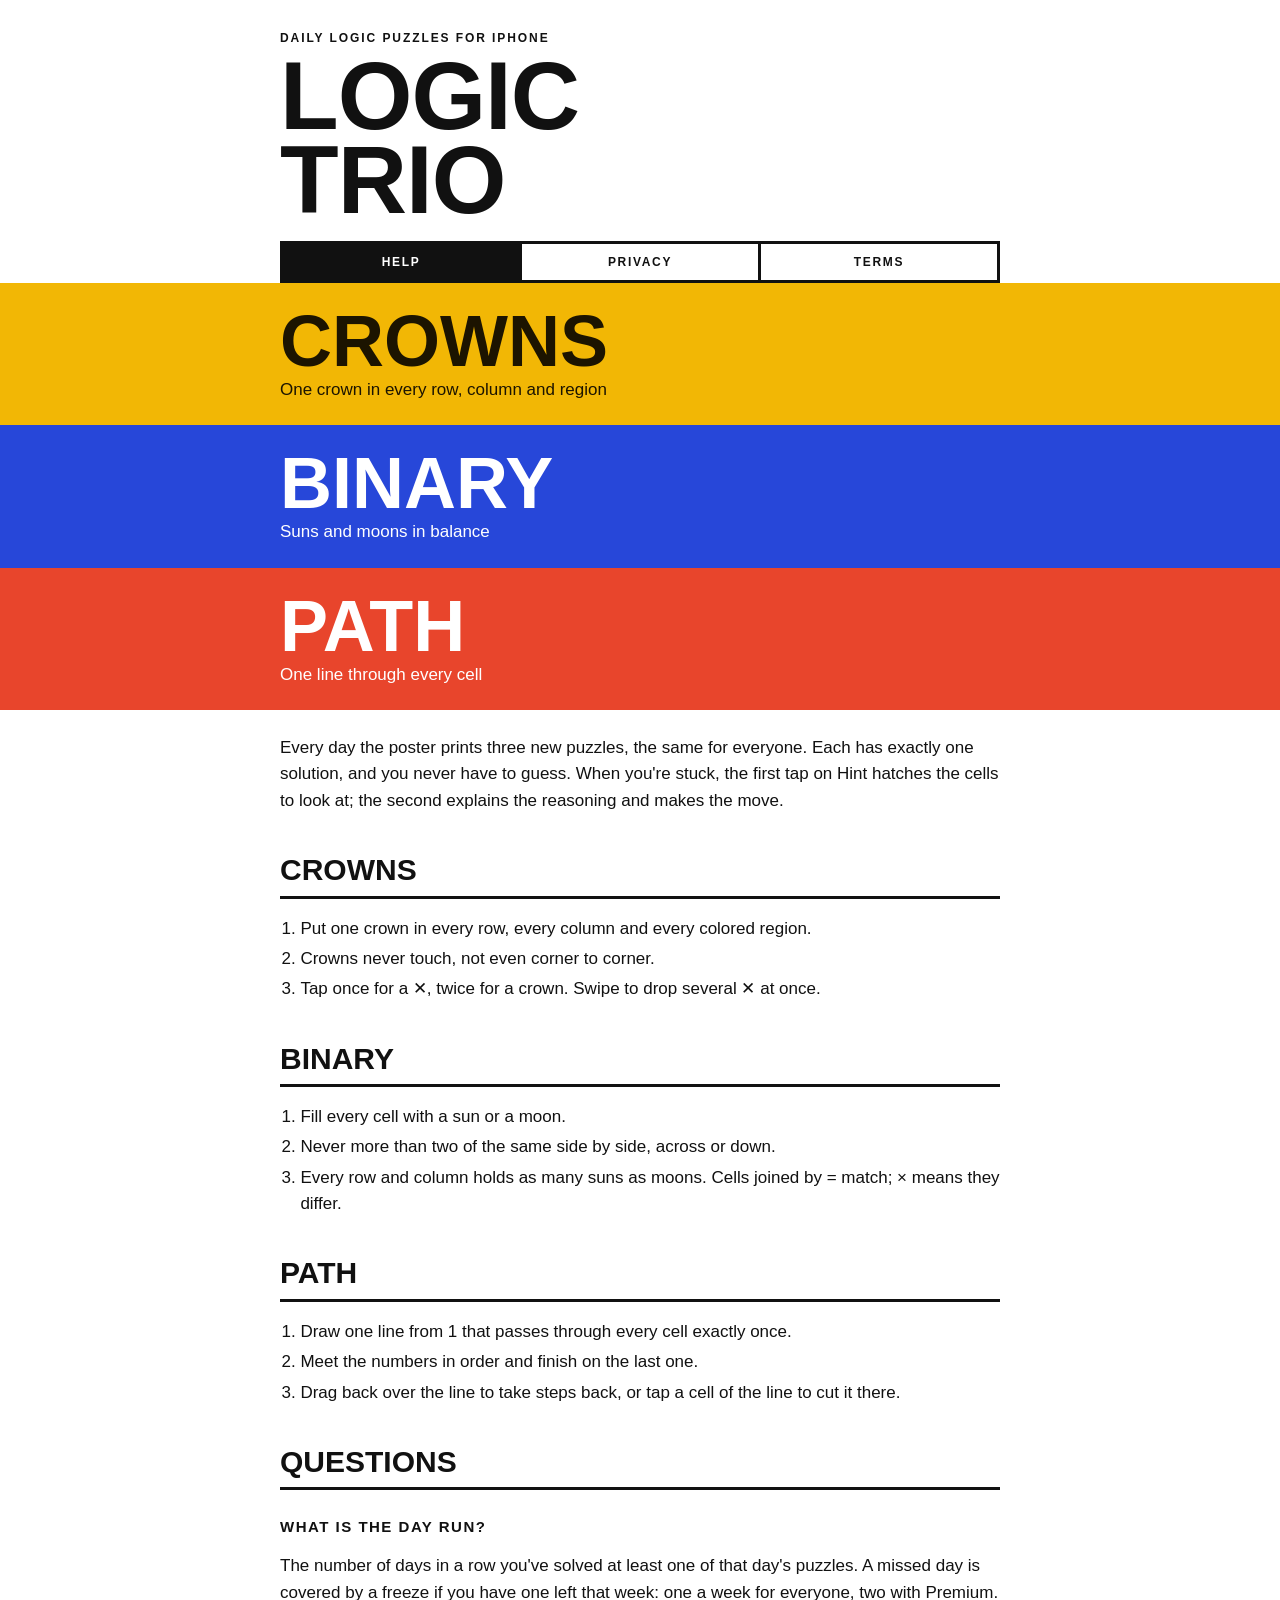
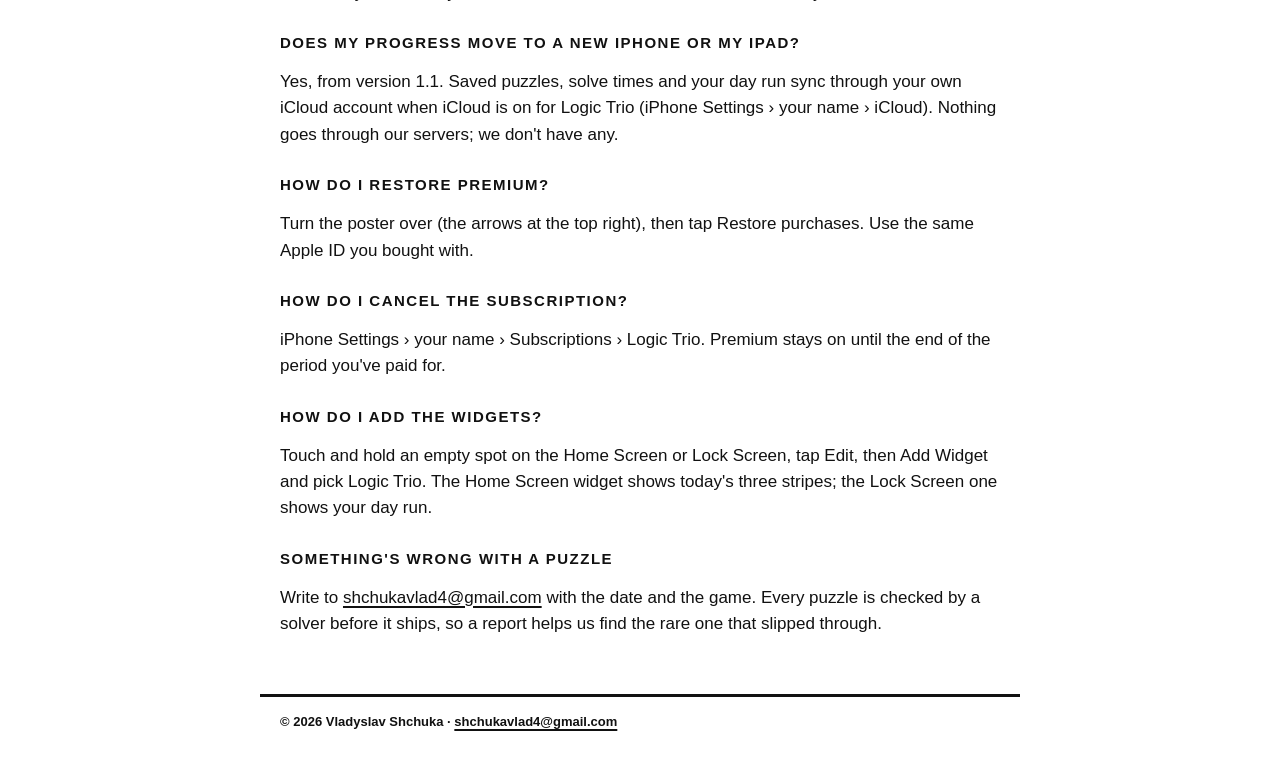
<file: index.html>
<!doctype html>
<html lang="en"><head><meta charset="utf-8"><meta name="viewport" content="width=device-width, initial-scale=1">
<title>Help · Logic Trio</title><meta name="description" content="Logic Trio: three daily logic puzzles (Crowns, Binary, Path) with hints that teach.">
<link rel="stylesheet" href="style.css"><link rel="icon" href="icon.png"></head>
<body>
<header class="mast"><div class="date">Daily logic puzzles for iPhone</div><h1>Logic<br>Trio</h1>
<nav><a href="index.html" aria-current="page">Help</a><a href="privacy.html">Privacy</a><a href="terms.html">Terms</a></nav></header>
<div class="stripes">
<a class="s1" href="#crowns"><span><b>Crowns</b>One crown in every row, column and region</span></a>
<a class="s2" href="#binary"><span><b>Binary</b>Suns and moons in balance</span></a>
<a class="s3" href="#path"><span><b>Path</b>One line through every cell</span></a>
</div>
<main>
<p>Every day the poster prints three new puzzles, the same for everyone. Each has exactly one solution, and you never have to guess. When you're stuck, the first tap on Hint hatches the cells to look at; the second explains the reasoning and makes the move.</p>

<h2 id="crowns">Crowns</h2>
<ol class="rules"><li>Put one crown in every row, every column and every colored region.</li><li>Crowns never touch, not even corner to corner.</li><li>Tap once for a ✕, twice for a crown. Swipe to drop several ✕ at once.</li></ol>

<h2 id="binary">Binary</h2>
<ol class="rules"><li>Fill every cell with a sun or a moon.</li><li>Never more than two of the same side by side, across or down.</li><li>Every row and column holds as many suns as moons. Cells joined by = match; × means they differ.</li></ol>

<h2 id="path">Path</h2>
<ol class="rules"><li>Draw one line from 1 that passes through every cell exactly once.</li><li>Meet the numbers in order and finish on the last one.</li><li>Drag back over the line to take steps back, or tap a cell of the line to cut it there.</li></ol>

<h2>Questions</h2>
<h3>What is the day run?</h3>
<p>The number of days in a row you've solved at least one of that day's puzzles. A missed day is covered by a freeze if you have one left that week: one a week for everyone, two with Premium.</p>
<h3>Does my progress move to a new iPhone or my iPad?</h3>
<p>Yes, from version 1.1. Saved puzzles, solve times and your day run sync through your own iCloud account when iCloud is on for Logic Trio (iPhone Settings › your name › iCloud). Nothing goes through our servers; we don't have any.</p>
<h3>How do I restore Premium?</h3>
<p>Turn the poster over (the arrows at the top right), then tap Restore purchases. Use the same Apple ID you bought with.</p>
<h3>How do I cancel the subscription?</h3>
<p>iPhone Settings › your name › Subscriptions › Logic Trio. Premium stays on until the end of the period you've paid for.</p>
<h3>How do I add the widgets?</h3>
<p>Touch and hold an empty spot on the Home Screen or Lock Screen, tap Edit, then Add Widget and pick Logic Trio. The Home Screen widget shows today's three stripes; the Lock Screen one shows your day run.</p>
<h3>Something's wrong with a puzzle</h3>
<p>Write to <a href="mailto:shchukavlad4@gmail.com">shchukavlad4@gmail.com</a> with the date and the game. Every puzzle is checked by a solver before it ships, so a report helps us find the rare one that slipped through.</p>
</main>
<footer>© 2026 Vladyslav Shchuka · <a href="mailto:shchukavlad4@gmail.com">shchukavlad4@gmail.com</a></footer></body></html>
</file>
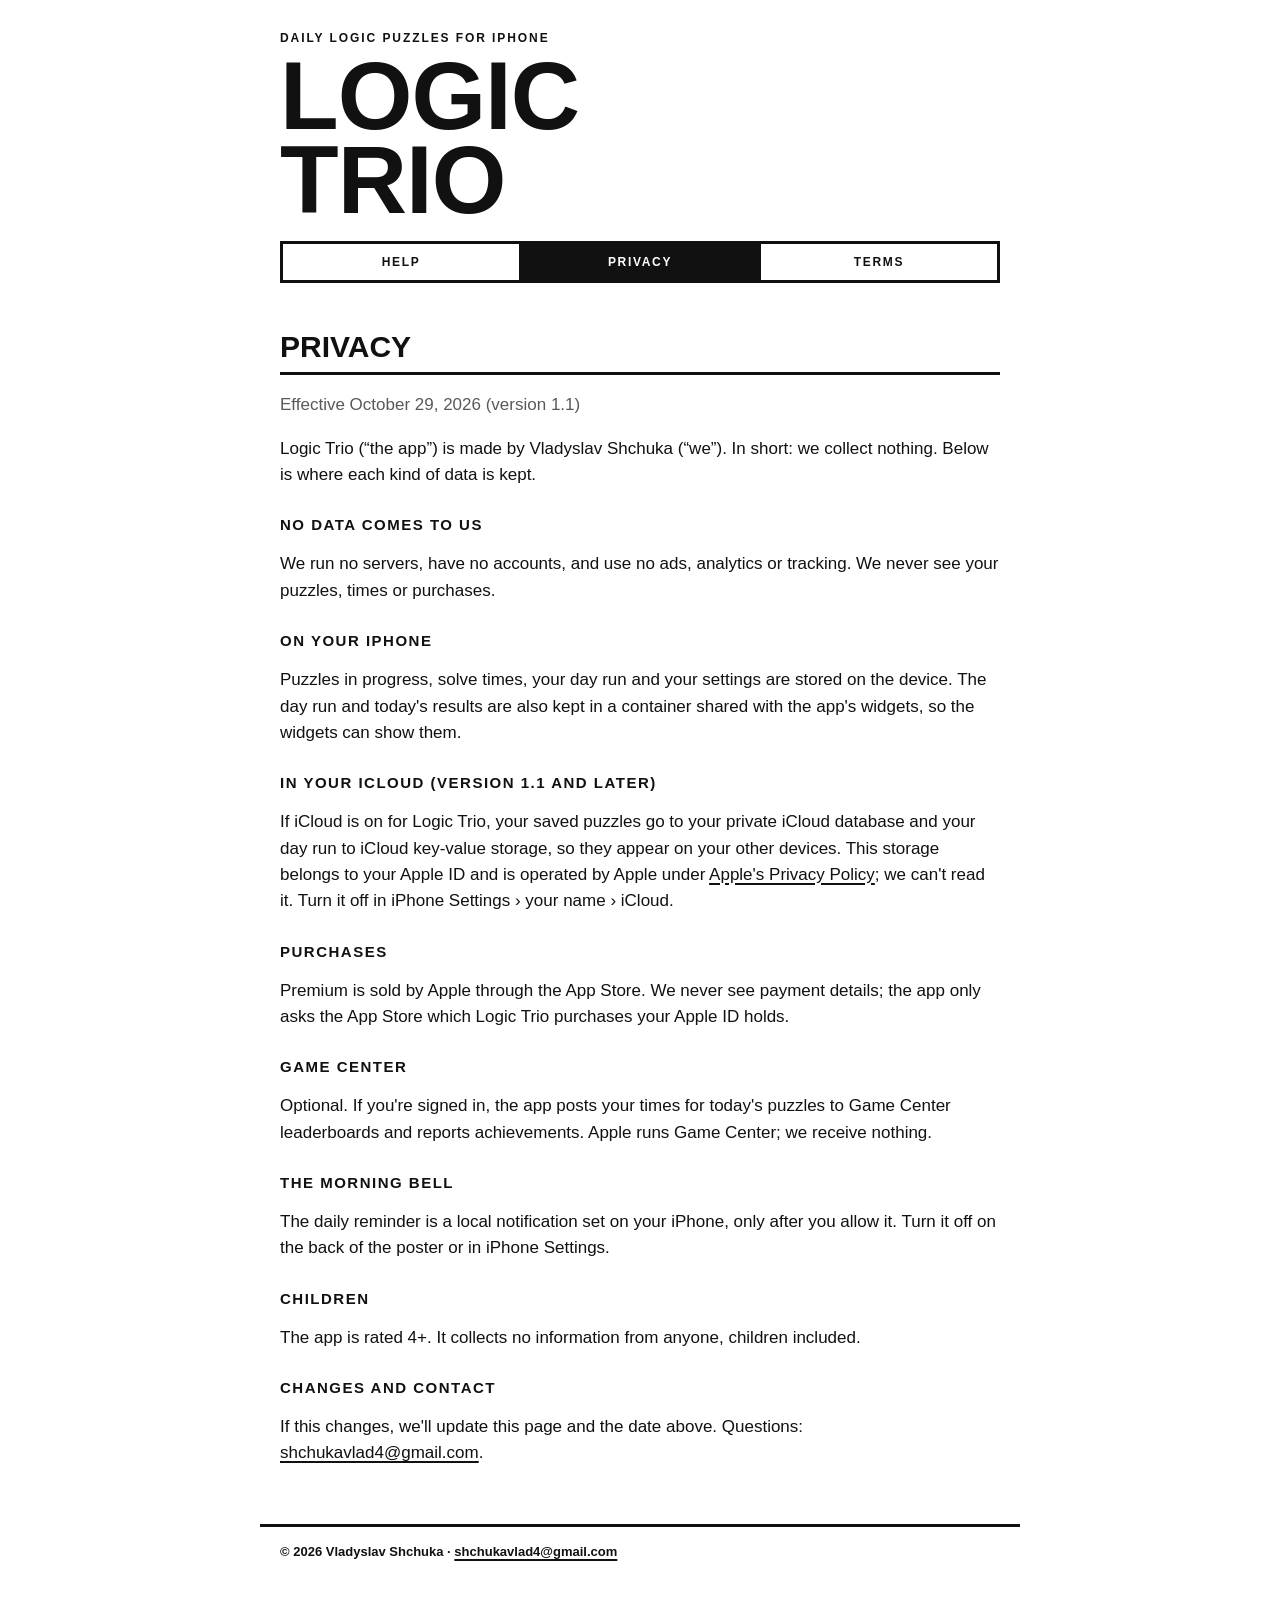
<file: privacy.html>
<!doctype html>
<html lang="en"><head><meta charset="utf-8"><meta name="viewport" content="width=device-width, initial-scale=1">
<title>Privacy · Logic Trio</title><meta name="description" content="Logic Trio: three daily logic puzzles (Crowns, Binary, Path) with hints that teach.">
<link rel="stylesheet" href="style.css"><link rel="icon" href="icon.png"></head>
<body>
<header class="mast"><div class="date">Daily logic puzzles for iPhone</div><h1>Logic<br>Trio</h1>
<nav><a href="index.html">Help</a><a href="privacy.html" aria-current="page">Privacy</a><a href="terms.html">Terms</a></nav></header>
<main>
<h2>Privacy</h2>
<p class="muted">Effective October 29, 2026 (version 1.1)</p>
<p>Logic Trio (“the app”) is made by Vladyslav Shchuka (“we”). In short: we collect nothing. Below is where each kind of data is kept.</p>

<h3>No data comes to us</h3>
<p>We run no servers, have no accounts, and use no ads, analytics or tracking. We never see your puzzles, times or purchases.</p>

<h3>On your iPhone</h3>
<p>Puzzles in progress, solve times, your day run and your settings are stored on the device. The day run and today's results are also kept in a container shared with the app's widgets, so the widgets can show them.</p>

<h3>In your iCloud (version 1.1 and later)</h3>
<p>If iCloud is on for Logic Trio, your saved puzzles go to your private iCloud database and your day run to iCloud key-value storage, so they appear on your other devices. This storage belongs to your Apple ID and is operated by Apple under <a href="https://www.apple.com/legal/privacy/">Apple's Privacy Policy</a>; we can't read it. Turn it off in iPhone Settings › your name › iCloud.</p>

<h3>Purchases</h3>
<p>Premium is sold by Apple through the App Store. We never see payment details; the app only asks the App Store which Logic Trio purchases your Apple ID holds.</p>

<h3>Game Center</h3>
<p>Optional. If you're signed in, the app posts your times for today's puzzles to Game Center leaderboards and reports achievements. Apple runs Game Center; we receive nothing.</p>

<h3>The morning bell</h3>
<p>The daily reminder is a local notification set on your iPhone, only after you allow it. Turn it off on the back of the poster or in iPhone Settings.</p>

<h3>Children</h3>
<p>The app is rated 4+. It collects no information from anyone, children included.</p>

<h3>Changes and contact</h3>
<p>If this changes, we'll update this page and the date above. Questions: <a href="mailto:shchukavlad4@gmail.com">shchukavlad4@gmail.com</a>.</p>
</main>
<footer>© 2026 Vladyslav Shchuka · <a href="mailto:shchukavlad4@gmail.com">shchukavlad4@gmail.com</a></footer></body></html>
</file>
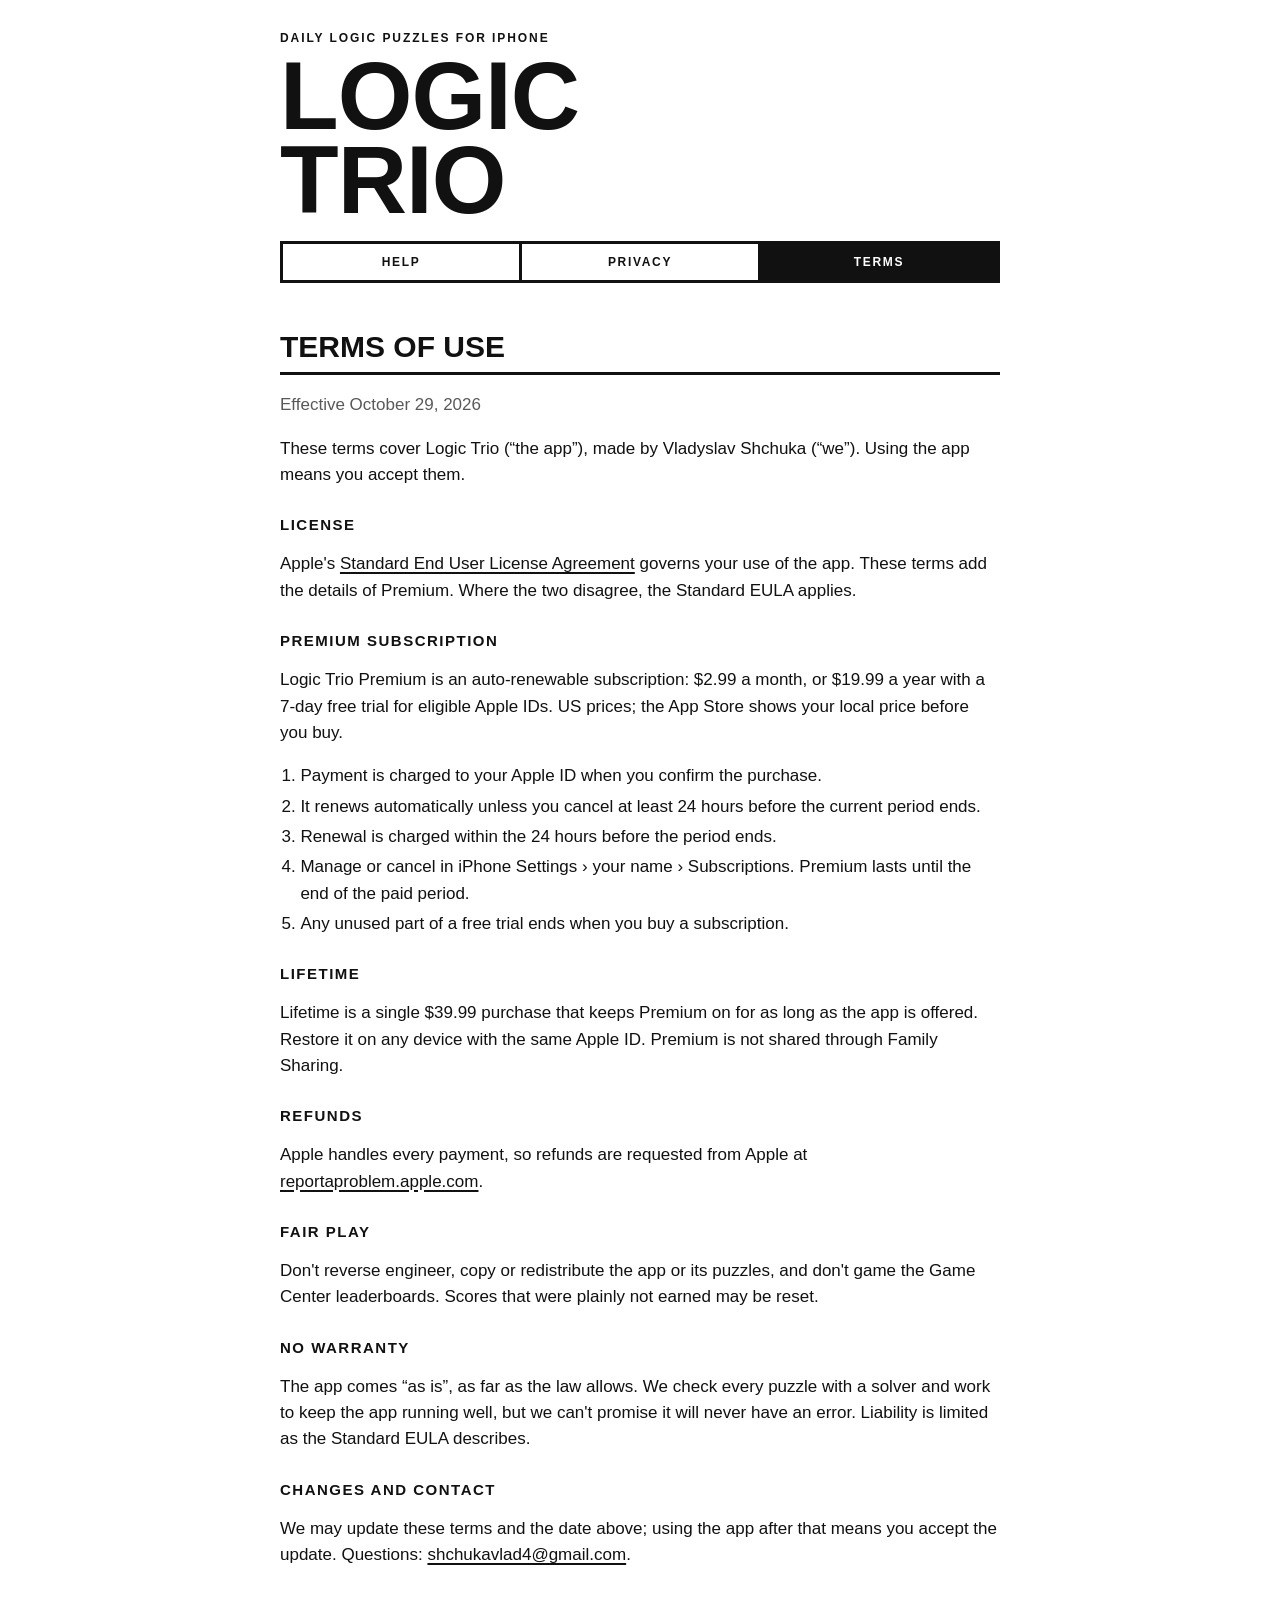
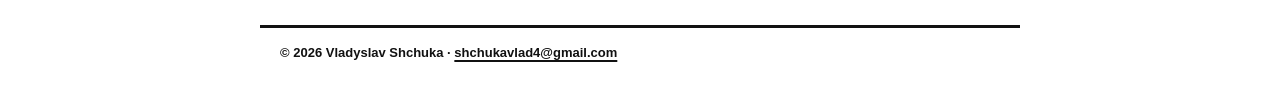
<file: terms.html>
<!doctype html>
<html lang="en"><head><meta charset="utf-8"><meta name="viewport" content="width=device-width, initial-scale=1">
<title>Terms · Logic Trio</title><meta name="description" content="Logic Trio: three daily logic puzzles (Crowns, Binary, Path) with hints that teach.">
<link rel="stylesheet" href="style.css"><link rel="icon" href="icon.png"></head>
<body>
<header class="mast"><div class="date">Daily logic puzzles for iPhone</div><h1>Logic<br>Trio</h1>
<nav><a href="index.html">Help</a><a href="privacy.html">Privacy</a><a href="terms.html" aria-current="page">Terms</a></nav></header>
<main>
<h2>Terms of use</h2>
<p class="muted">Effective October 29, 2026</p>
<p>These terms cover Logic Trio (“the app”), made by Vladyslav Shchuka (“we”). Using the app means you accept them.</p>

<h3>License</h3>
<p>Apple's <a href="https://www.apple.com/legal/internet-services/itunes/dev/stdeula/">Standard End User License Agreement</a> governs your use of the app. These terms add the details of Premium. Where the two disagree, the Standard EULA applies.</p>

<h3>Premium subscription</h3>
<p>Logic Trio Premium is an auto-renewable subscription: $2.99 a month, or $19.99 a year with a 7-day free trial for eligible Apple IDs. US prices; the App Store shows your local price before you buy.</p>
<ol class="rules">
<li>Payment is charged to your Apple ID when you confirm the purchase.</li>
<li>It renews automatically unless you cancel at least 24 hours before the current period ends.</li>
<li>Renewal is charged within the 24 hours before the period ends.</li>
<li>Manage or cancel in iPhone Settings › your name › Subscriptions. Premium lasts until the end of the paid period.</li>
<li>Any unused part of a free trial ends when you buy a subscription.</li>
</ol>

<h3>Lifetime</h3>
<p>Lifetime is a single $39.99 purchase that keeps Premium on for as long as the app is offered. Restore it on any device with the same Apple ID. Premium is not shared through Family Sharing.</p>

<h3>Refunds</h3>
<p>Apple handles every payment, so refunds are requested from Apple at <a href="https://reportaproblem.apple.com">reportaproblem.apple.com</a>.</p>

<h3>Fair play</h3>
<p>Don't reverse engineer, copy or redistribute the app or its puzzles, and don't game the Game Center leaderboards. Scores that were plainly not earned may be reset.</p>

<h3>No warranty</h3>
<p>The app comes “as is”, as far as the law allows. We check every puzzle with a solver and work to keep the app running well, but we can't promise it will never have an error. Liability is limited as the Standard EULA describes.</p>

<h3>Changes and contact</h3>
<p>We may update these terms and the date above; using the app after that means you accept the update. Questions: <a href="mailto:shchukavlad4@gmail.com">shchukavlad4@gmail.com</a>.</p>
</main>
<footer>© 2026 Vladyslav Shchuka · <a href="mailto:shchukavlad4@gmail.com">shchukavlad4@gmail.com</a></footer></body></html>
</file>
<file: style.css>
/* Logic Trio: a Swiss poster. White paper, one grotesk, flat bands, square corners. */
:root {
  --paper: #ffffff; --ink: #111111; --soft: #595959; --rule: #111111;
  --crowns: #f2b705; --on-crowns: #1c1400; --binary: #2747d9; --path: #e8452c;
  --wide: "SF Pro Display", "Helvetica Neue", Arial, sans-serif;
}
@media (prefers-color-scheme: dark) {
  :root { --paper: #0e0e0e; --ink: #f2f2f2; --soft: #a6a6a6; --rule: #f2f2f2; --crowns: #e5ad05; --binary: #3d5cf0; --path: #f05a40; }
}
* { box-sizing: border-box; }
html { background: var(--paper); }
body { margin: 0; color: var(--ink); background: var(--paper); font: 17px/1.55 -apple-system, BlinkMacSystemFont, "Helvetica Neue", Arial, sans-serif; }
a { color: inherit; text-decoration-thickness: 2px; text-underline-offset: 3px; }
.mast { max-width: 760px; margin: 0 auto; padding: 32px 20px 0; }
.mast .date { font: 800 12px/1 var(--wide); letter-spacing: .16em; text-transform: uppercase; }
.mast h1 { font: 900 clamp(48px, 13vw, 96px)/.88 var(--wide); letter-spacing: -.01em; text-transform: uppercase; margin: 10px 0 18px; font-stretch: expanded; }
.mast nav { display: flex; gap: 0; border: 3px solid var(--rule); }
.mast nav a { flex: 1; text-align: center; padding: 12px 6px; text-decoration: none; font: 800 12px/1 var(--wide); letter-spacing: .14em; text-transform: uppercase; }
.mast nav a + a { border-left: 3px solid var(--rule); }
.mast nav a[aria-current] { background: var(--ink); color: var(--paper); }
.stripes a { display: block; padding: 22px 20px; text-decoration: none; }
.stripes a span { display: block; max-width: 720px; margin: 0 auto; }
.stripes b { display: block; font: 900 clamp(40px, 11vw, 72px)/1 var(--wide); text-transform: uppercase; }
.s1 { background: var(--crowns); color: var(--on-crowns); } .s2 { background: var(--binary); color: #fff; } .s3 { background: var(--path); color: #fff; }
main { max-width: 760px; margin: 0 auto; padding: 8px 20px 40px; }
h2 { font: 900 30px/1.05 var(--wide); text-transform: uppercase; border-bottom: 3px solid var(--rule); padding-bottom: 10px; margin: 40px 0 16px; }
h3 { font: 800 15px/1.2 var(--wide); letter-spacing: .1em; text-transform: uppercase; margin: 28px 0 6px; }
.muted { color: var(--soft); }
ol.rules { padding-left: 1.2em; } ol.rules li { margin: 4px 0; }
footer { border-top: 3px solid var(--rule); max-width: 760px; margin: 0 auto; padding: 16px 20px 40px; font: 700 13px/1.4 var(--wide); }
</file>
